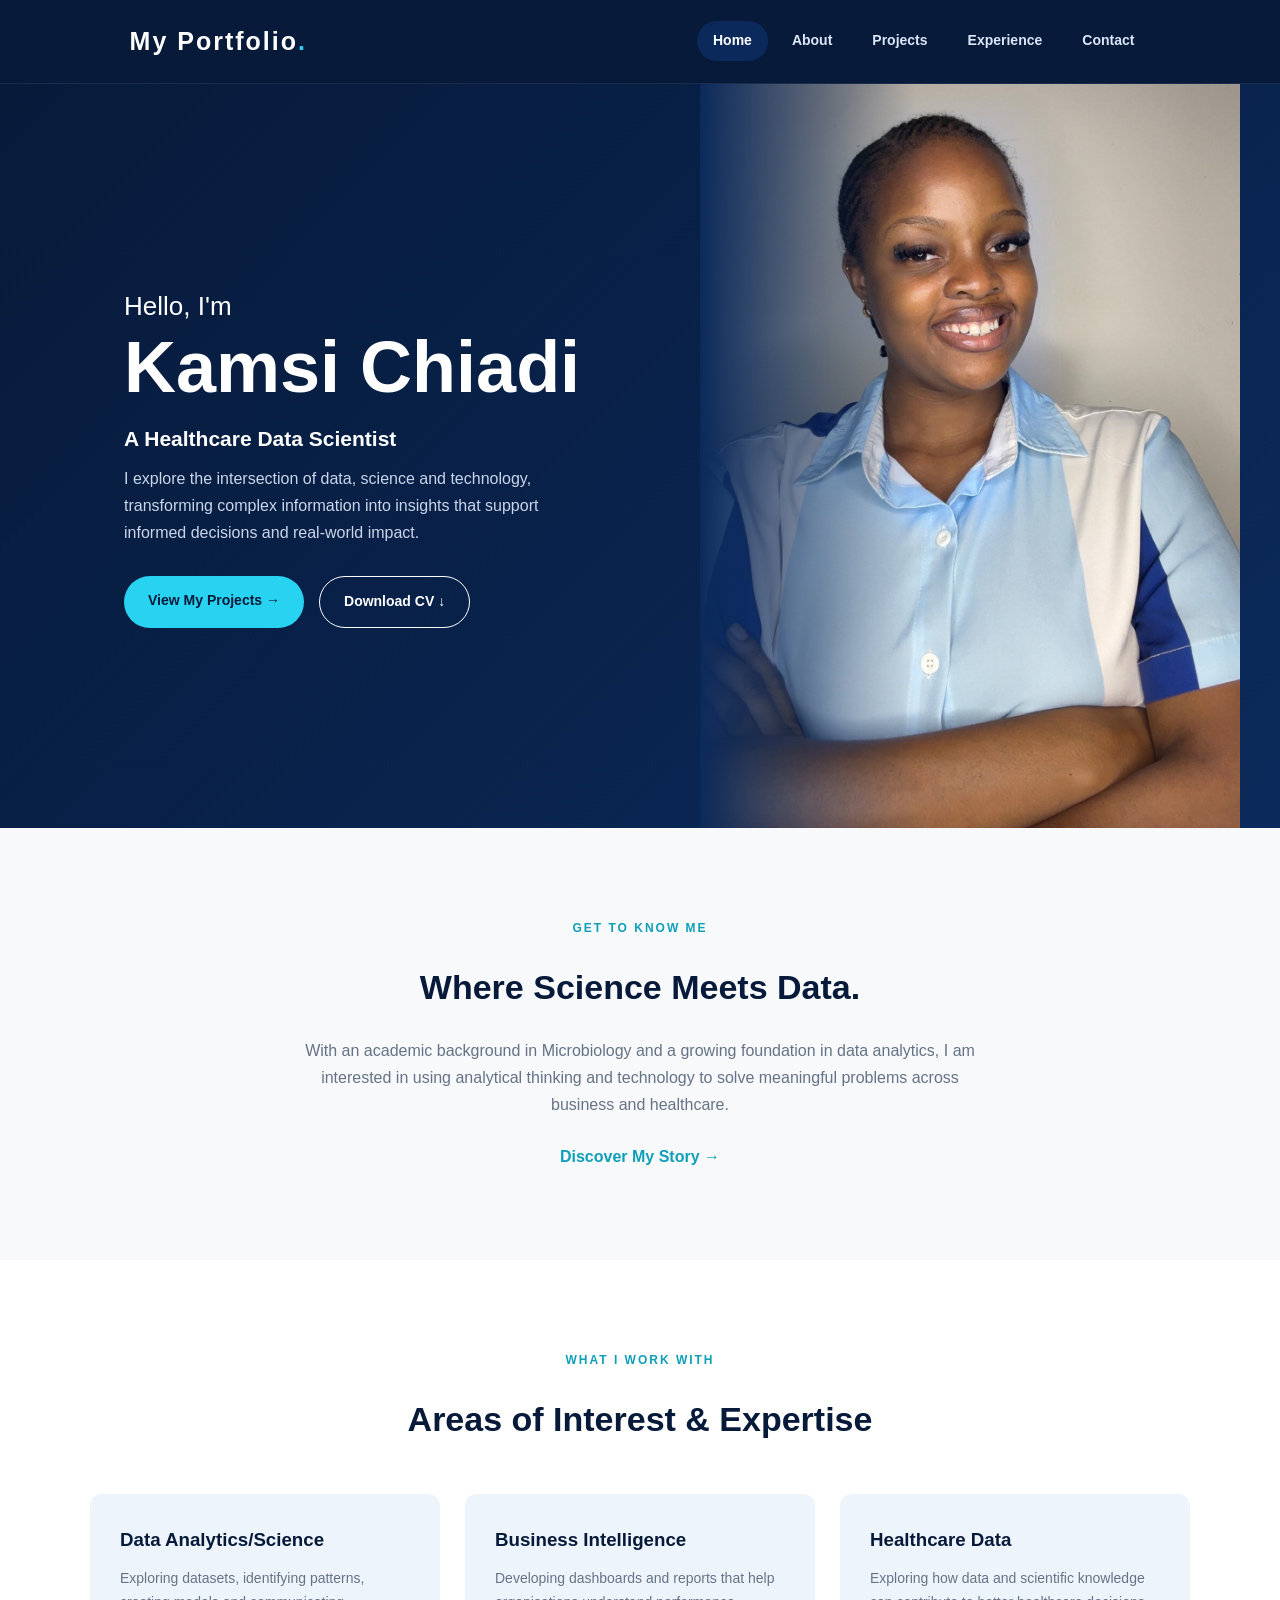
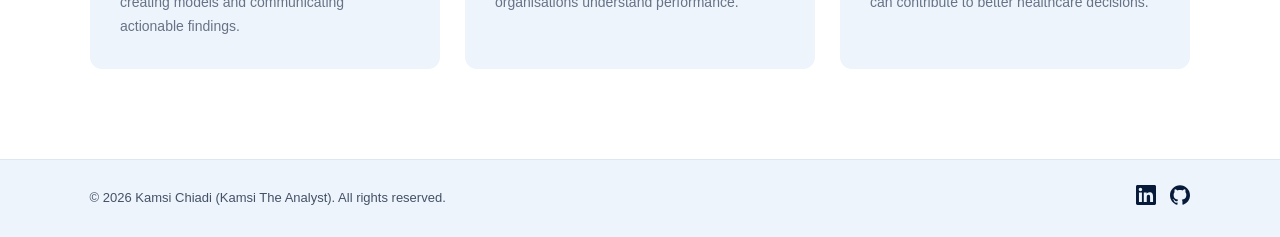
<file: index.html>
<!DOCTYPE html>
<html lang="en">
<head>
    <meta charset="UTF-8">
    <meta name="viewport" content="width=device-width, initial-scale=1.0">

    <title>Kamsi The Analyst | Healthcare Data Scientist</title>

    <meta name="description" content="Kamsi Chiadi (Kamsi The Analyst) is a Healthcare Data Scientist building data-driven insights across analytics, business intelligence and healthcare.">

    <link rel="stylesheet" href="style/style.css">
</head>

<body>

    <!-- NAVIGATION -->
    <header>
        <nav class="navbar">
            <a href="index.html" class="logo">My Portfolio<span>.</span></a>

            <ul class="nav-links">
                <li><a href="index.html" class="active">Home</a></li>
                <li><a href="about.html">About</a></li>
                <li><a href="projects.html">Projects</a></li>
                <li><a href="experience.html">Experience</a></li>
                <li><a href="contact.html">Contact</a></li>
            </ul>
        </nav>
    </header>

    <main>

        <!-- HERO SECTION -->
        <section class="hero">
            <div class="hero-inner">

                <div class="hero-content">

                    <p class="eyebrow">Hello, I'm</p>

                    <h1>Kamsi Chiadi</h1>

                    <h2>A Healthcare Data Scientist</h2>

                    <p class="hero-description">
                        I explore the intersection of data, science and technology,
                        transforming complex information into insights that support
                        informed decisions and real-world impact.
                    </p>

                    <div class="hero-buttons">
                        <a href="projects.html" class="btn primary-btn">View My Projects &rarr;</a>
                        <a href="Kamsi-Chiadi-CV.pdf" class="btn secondary-btn" download>Download CV &darr;</a>
                    </div>

                </div>

                <div class="hero-visual">
                    <img src="images/kamsi.jpg" alt="Kamsi Chiadi, Healthcare Data Scientist" class="hero-photo">
                </div>

            </div>
        </section>

        <!-- ABOUT PREVIEW -->
        <section class="about-preview" id="about">

            <p class="section-label">GET TO KNOW ME</p>

            <h2>Where Science Meets Data.</h2>

            <p>
                With an academic background in Microbiology and a growing
                foundation in data analytics, I am interested in using
                analytical thinking and technology to solve meaningful
                problems across business and healthcare.
            </p>

            <a href="about.html" class="text-link">Discover My Story &rarr;</a>

        </section>

        <!-- EXPERTISE -->
        <section class="expertise">

            <p class="section-label">WHAT I WORK WITH</p>

            <h2>Areas of Interest &amp; Expertise</h2>

            <div class="expertise-grid">

                <div class="expertise-card">
                    <h3>Data Analytics/Science</h3>
                    <p>Exploring datasets, identifying patterns, creating models and communicating actionable findings.</p>
                </div>

                <div class="expertise-card">
                    <h3>Business Intelligence</h3>
                    <p>Developing dashboards and reports that help organisations understand performance.</p>
                </div>

                <div class="expertise-card">
                    <h3>Healthcare Data</h3>
                    <p>Exploring how data and scientific knowledge can contribute to better healthcare decisions.</p>
                </div>

            </div>

        </section>

    </main>

    <!-- FOOTER -->
    <footer>
        <div class="footer-inner">
            <p>&copy; 2026 Kamsi Chiadi (Kamsi The Analyst). All rights reserved.</p>

            <div class="social-links">
                <a href="#" aria-label="LinkedIn">
                    <svg viewBox="0 0 24 24" width="20" height="20" fill="currentColor"><path d="M20.447 20.452h-3.554v-5.569c0-1.328-.027-3.037-1.852-3.037-1.853 0-2.136 1.445-2.136 2.939v5.667H9.351V9h3.414v1.561h.046c.477-.9 1.637-1.85 3.37-1.85 3.601 0 4.267 2.37 4.267 5.455v6.286zM5.337 7.433c-1.144 0-2.063-.926-2.063-2.065 0-1.138.92-2.063 2.063-2.063 1.14 0 2.064.925 2.064 2.063 0 1.139-.925 2.065-2.064 2.065zm1.782 13.019H3.555V9h3.564v11.452zM22.225 0H1.771C.792 0 0 .774 0 1.729v20.542C0 23.227.792 24 1.771 24h20.451C23.2 24 24 23.227 24 22.271V1.729C24 .774 23.2 0 22.222 0h.003z"/></svg>
                </a>
                <a href="https://github.com/Kamsitheanalyst" aria-label="GitHub">
                    <svg viewBox="0 0 24 24" width="20" height="20" fill="currentColor"><path d="M12 .297c-6.63 0-12 5.373-12 12 0 5.303 3.438 9.8 8.205 11.385.6.113.82-.258.82-.577 0-.285-.01-1.04-.015-2.04-3.338.724-4.042-1.61-4.042-1.61C4.422 18.07 3.633 17.7 3.633 17.7c-1.087-.744.084-.729.084-.729 1.205.084 1.838 1.236 1.838 1.236 1.07 1.835 2.809 1.305 3.495.998.108-.776.417-1.305.76-1.605-2.665-.3-5.466-1.332-5.466-5.93 0-1.31.465-2.38 1.235-3.22-.135-.303-.54-1.523.105-3.176 0 0 1.005-.322 3.3 1.23.96-.267 1.98-.399 3-.405 1.02.006 2.04.138 3 .405 2.28-1.552 3.285-1.23 3.285-1.23.645 1.653.24 2.873.12 3.176.765.84 1.23 1.91 1.23 3.22 0 4.61-2.805 5.625-5.475 5.92.42.36.81 1.096.81 2.22 0 1.606-.015 2.896-.015 3.286 0 .315.21.69.825.57C20.565 22.092 24 17.592 24 12.297c0-6.627-5.373-12-12-12"/></svg>
                </a>
            </div>
        </div>
    </footer>

</body>
</html>
</file>
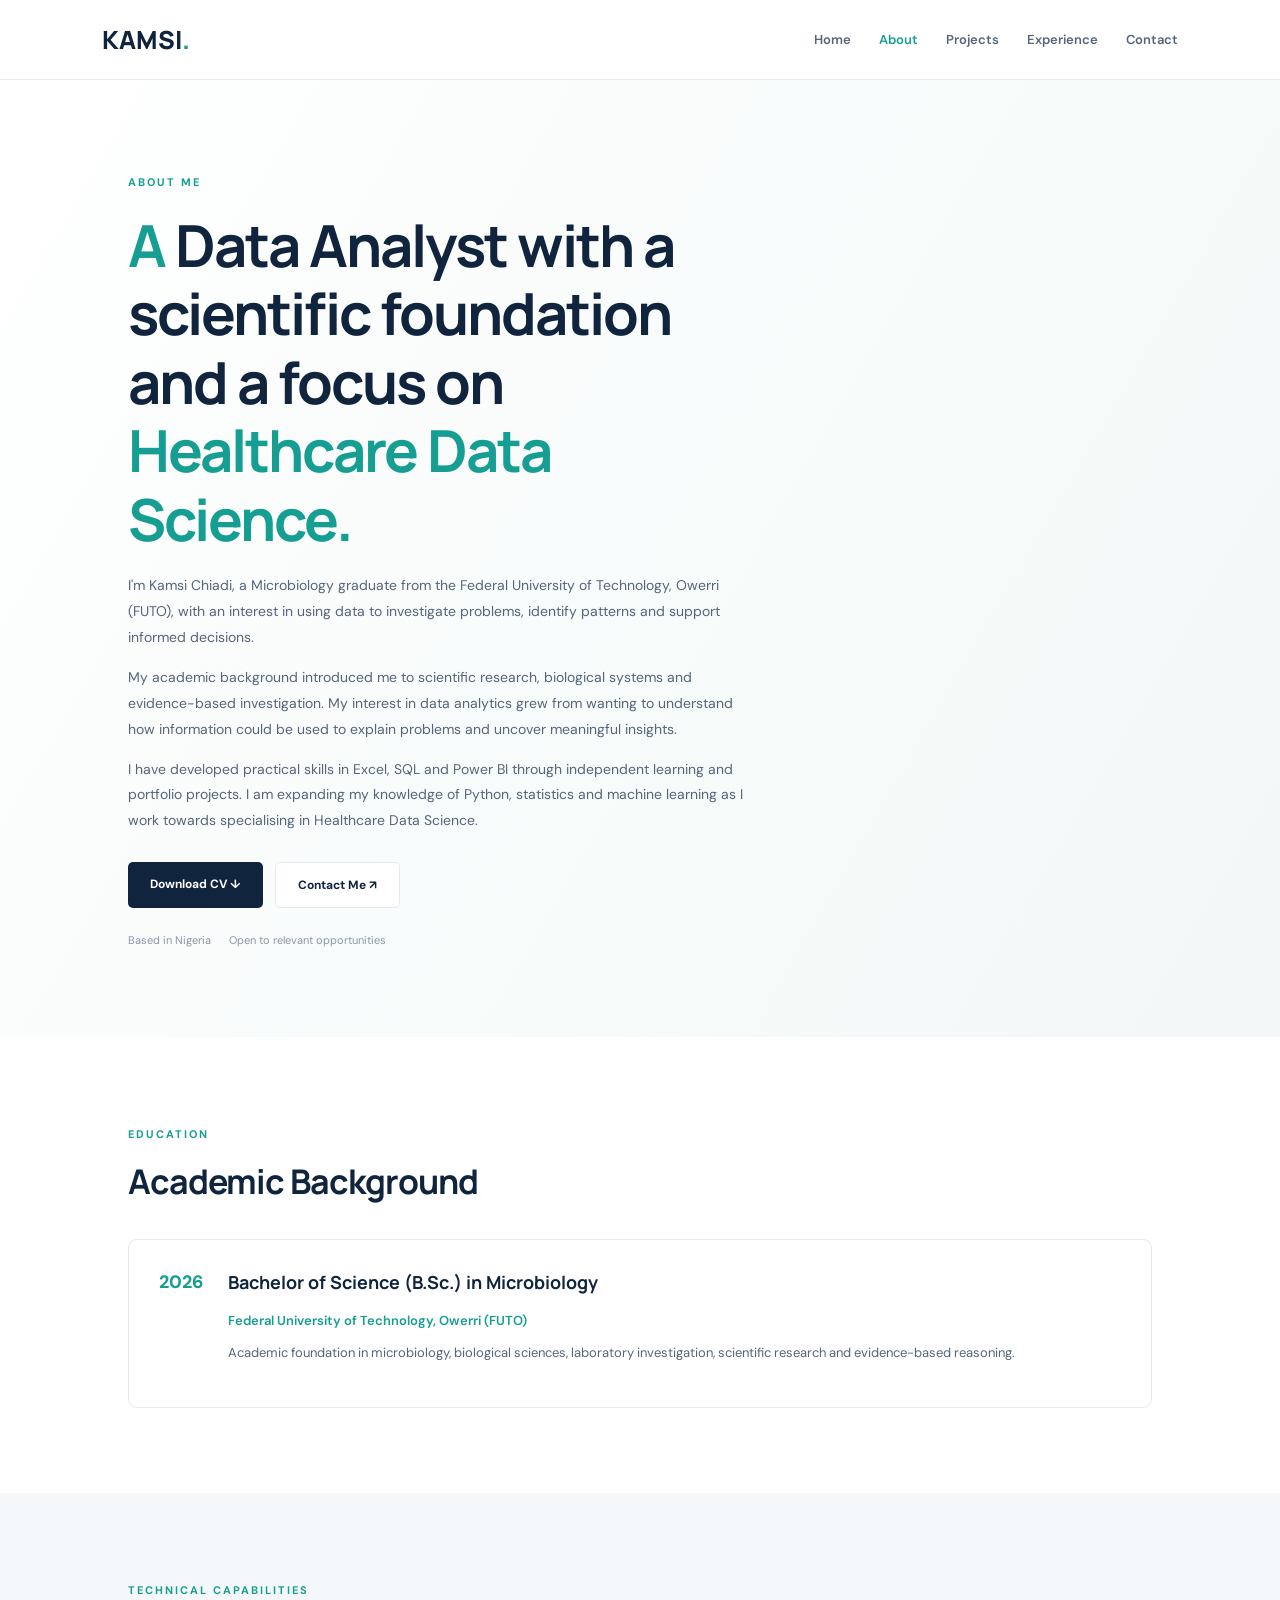
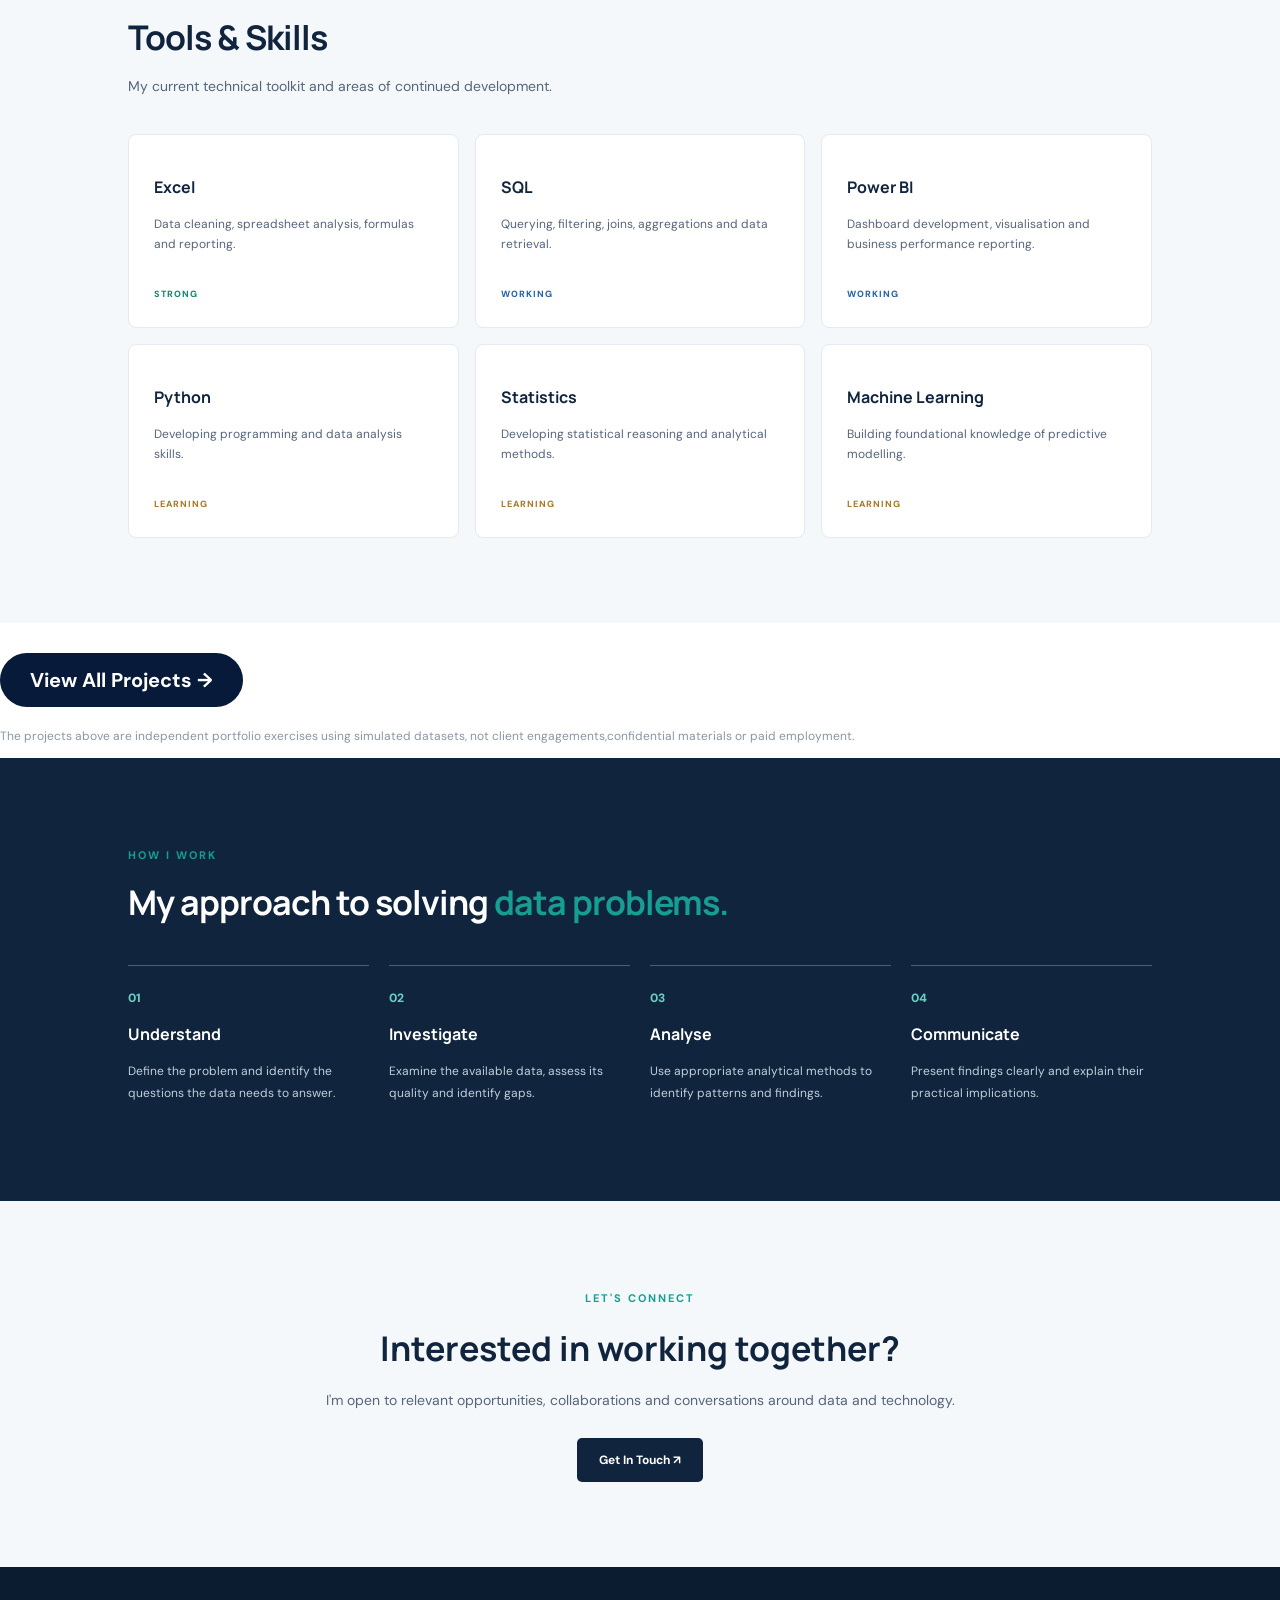
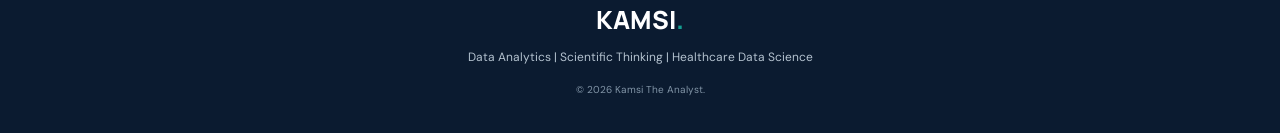
<file: about.html>
<!DOCTYPE html>
<html lang="en">

<head>
    <meta charset="UTF-8">
    <meta name="viewport" content="width=device-width, initial-scale=1.0">

    <title>About | Kamsi Chiadi</title>

    <meta name="description"
    content="Kamsi Chiadi is a Microbiology graduate and Data Analyst developing expertise in Healthcare Data Science.">

    <link rel="preconnect" href="https://fonts.googleapis.com">
    <link rel="preconnect" href="https://fonts.gstatic.com" crossorigin>

    <link href="https://fonts.googleapis.com/css2?family=DM+Sans:wght@400;500;600;700&family=Manrope:wght@400;500;600;700;800&display=swap"
    rel="stylesheet">

    <link rel="stylesheet" href="style/about.css">

</head>


<body>

<!-- NAVIGATION -->

<header class="navbar">

    <a href="index.html" class="logo">
        KAMSI<span>.</span>
    </a>

    <nav>
        <a href="index.html">Home</a>
        <a href="about.html" class="active">About</a>
        <a href="projects.html">Projects</a>
        <a href="experience.html">Experience</a>
        <a href="contact.html">Contact</a>
    </nav>

</header>


<main>

<!-- INTRODUCTION -->

<section class="intro">

    <div class="intro-content">

        <span class="eyebrow">ABOUT ME</span>

        <h1>
            <span>A</span>
            Data Analyst with a scientific
            foundation and a focus on
            <span>Healthcare Data Science.</span>
        </h1>

        <p class="intro-text">

            I'm Kamsi Chiadi, a Microbiology graduate
            from the Federal University of Technology,
            Owerri (FUTO), with an interest in using
            data to investigate problems, identify
            patterns and support informed decisions.

        </p>

        <p class="intro-text">

            My academic background introduced me to
            scientific research, biological systems
            and evidence-based investigation. My
            interest in data analytics grew from
            wanting to understand how information
            could be used to explain problems and
            uncover meaningful insights.

        </p>

        <p class="intro-text">

            I have developed practical skills in
            Excel, SQL and Power BI through independent
            learning and portfolio projects. I am
            expanding my knowledge of Python,
            statistics and machine learning as I
            work towards specialising in Healthcare
            Data Science.

        </p>


        <div class="intro-actions">

            <a href="files/Kamsi_Chiadi_CV.pdf"
               class="button primary"
               download>

                Download CV ↓

            </a>

            <a href="contact.html"
               class="button secondary">

                Contact Me ↗

            </a>

        </div>


        <div class="availability">

            <span>Based in Nigeria</span>
            <span>Open to relevant opportunities</span>

        </div>

    </div>


</section>



<!-- EDUCATION -->

<section class="education section">

    <div class="section-heading">

        <span class="eyebrow">EDUCATION</span>

        <h2>Academic Background</h2>

    </div>


    <div class="education-card">

        <div class="education-year">
            2026
        </div>

        <div>

            <h3>
                Bachelor of Science (B.Sc.) in Microbiology
            </h3>

            <p class="institution">
                Federal University of Technology, Owerri (FUTO)
            </p>

            <p class="education-description">

                Academic foundation in microbiology,
                biological sciences, laboratory investigation,
                scientific research and evidence-based reasoning.

            </p>

        </div>

    </div>

</section>



<!-- TECHNICAL SKILLS -->

<section class="skills section">

    <div class="section-heading">

        <span class="eyebrow">TECHNICAL CAPABILITIES</span>

        <h2>Tools & Skills</h2>

        <p>
            My current technical toolkit and areas
            of continued development.
        </p>

    </div>


    <div class="skills-grid">


        <div class="skill-card">

            <h3>Excel</h3>

            <p>
                Data cleaning, spreadsheet analysis,
                formulas and reporting.
            </p>

            <span class="skill-level strong">
                STRONG
            </span>

        </div>


        <div class="skill-card">

            <h3>SQL</h3>

            <p>
                Querying, filtering, joins,
                aggregations and data retrieval.
            </p>

            <span class="skill-level working">
                WORKING
            </span>

        </div>


        <div class="skill-card">

            <h3>Power BI</h3>

            <p>
                Dashboard development, visualisation
                and business performance reporting.
            </p>

            <span class="skill-level working">
                WORKING
            </span>

        </div>


        <div class="skill-card">

            <h3>Python</h3>

            <p>
                Developing programming and
                data analysis skills.
            </p>

            <span class="skill-level learning">
                LEARNING
            </span>

        </div>


        <div class="skill-card">

            <h3>Statistics</h3>

            <p>
                Developing statistical reasoning
                and analytical methods.
            </p>

            <span class="skill-level learning">
                LEARNING
            </span>

        </div>


        <div class="skill-card">

            <h3>Machine Learning</h3>

            <p>
                Building foundational knowledge
                of predictive modelling.
            </p>

            <span class="skill-level learning">
                LEARNING
            </span>

        </div>


    </div>

</section>



<!-- SELECTED PROJECTS -->


    <a href="projects.html" class="all-projects">
        View All Projects →
    </a>

    <p class="project-disclaimer">
        The projects above are independent portfolio
        exercises using simulated datasets, not
        client engagements,confidential materials
                or paid employment.
    </p>

</section>



<!-- PROFESSIONAL APPROACH -->

<section class="approach section">

    <span class="eyebrow">HOW I WORK</span>

    <h2>
        My approach to solving
        <span>data problems.</span>
    </h2>


    <div class="approach-grid">

        <div>
            <span>01</span>
            <h3>Understand</h3>
            <p>
                Define the problem and identify
                the questions the data needs to answer.
            </p>
        </div>


        <div>
            <span>02</span>
            <h3>Investigate</h3>
            <p>
                Examine the available data,
                assess its quality and identify gaps.
            </p>
        </div>


        <div>
            <span>03</span>
            <h3>Analyse</h3>
            <p>
                Use appropriate analytical methods
                to identify patterns and findings.
            </p>
        </div>


        <div>
            <span>04</span>
            <h3>Communicate</h3>
            <p>
                Present findings clearly and
                explain their practical implications.
            </p>
        </div>

    </div>

</section>



<!-- CONTACT -->

<section class="closing">

    <span class="eyebrow">LET'S CONNECT</span>

    <h2>
        Interested in working together?
    </h2>

    <p>
        I'm open to relevant opportunities,
        collaborations and conversations
        around data and technology.
    </p>

    <a href="contact.html" class="button primary">
        Get In Touch ↗
    </a>

</section>


</main>



<footer>

    <a href="index.html" class="logo">
        KAMSI<span>.</span>
    </a>

    <p>
        Data Analytics | Scientific Thinking |
        Healthcare Data Science
    </p>

    <small>
        © 2026 Kamsi The Analyst.
    </small>

</footer>


</body>
</html>
</file>
<file: style/style.css>
/* GENERAL STYLING */

* {
    margin: 0;
    padding: 0;
    box-sizing: border-box;
}

html {
    scroll-behavior: smooth;
}

body {
    font-family: Arial, sans-serif;
    background: #ffffff;
    color: #172536;
    line-height: 1.7;
}

:root {
    --navy: #071a3a;
    --navy-light: #0b2a5b;
    --cyan: #27d3f0;
    --soft: #eef4fc;
    --text-muted: #667386;
}

/* NAVIGATION */

header {
    background: var(--navy);
    border-bottom: 1px solid rgba(255, 255, 255, 0.08);
}

.navbar {
    max-width: 1200px;
    margin: auto;
    padding: 20px 7%;
    display: flex;
    justify-content: space-between;
    align-items: center;
}

.logo {
    font-size: 25px;
    font-weight: 800;
    color: #ffffff;
    text-decoration: none;
    letter-spacing: 2px;
}

.logo span {
    color: var(--cyan);
}

.nav-links {
    display: flex;
    gap: 8px;
    list-style: none;
}

.nav-links a {
    display: block;
    padding: 8px 16px;
    border-radius: 999px;
    text-decoration: none;
    color: #dbe6f7;
    font-size: 14px;
    font-weight: 600;
}

.nav-links a:hover {
    color: var(--cyan);
}

.nav-links a.active {
    background: var(--navy-light);
    color: #ffffff;
}

/* HERO SECTION */

.hero {
    background: linear-gradient(135deg, var(--navy) 0%, var(--navy-light) 100%);
    color: #ffffff;
    overflow: hidden;
}

.hero-inner {
    max-width: 1200px;
    margin: auto;
    display: flex;
    align-items: stretch;
    min-height: 540px;
}

.hero-content {
    flex: 1;
    padding: 80px 0 80px 7%;
    display: flex;
    flex-direction: column;
    justify-content: center;
}

.eyebrow {
    font-size: 26px;
    font-weight: 400;
    margin-bottom: 0;
}

.hero h1 {
    font-size: clamp(44px, 6vw, 72px);
    line-height: 1.1;
    margin-bottom: 14px;
    color: #ffffff;
}

.hero h2 {
    font-size: 21px;
    font-weight: 700;
    color: #ffffff;
    margin-bottom: 8px;
}

.tagline {
    color: var(--cyan);
    font-weight: bold;
    font-size: 17px;
    margin-bottom: 14px;
}

.hero-description {
    color: #c9d6ea;
    max-width: 480px;
    margin-bottom: 30px;
}

/* BUTTONS */

.hero-buttons {
    display: flex;
    flex-wrap: wrap;
    gap: 15px;
}

.btn {
    padding: 13px 24px;
    border-radius: 999px;
    text-decoration: none;
    font-size: 14px;
    font-weight: bold;
}

.primary-btn {
    background: var(--cyan);
    color: var(--navy);
}

.primary-btn:hover {
    background: #ffffff;
}

.secondary-btn {
    border: 1px solid #ffffff;
    color: #ffffff;
}

.secondary-btn:hover {
    background: #ffffff;
    color: var(--navy);
}

/* HERO PHOTO */

.hero-visual {
    flex: 0 0 45%;
    position: relative;
}

.hero-photo {
    width: 100%;
    height: 100%;
    object-fit: cover;
    object-position: center top;
    display: block;
}

/* fades the photo into the navy background on the left edge */
.hero-visual::before {
    content: "";
    position: absolute;
    inset: 0;
    background: linear-gradient(to right, var(--navy-light) 0%, rgba(11, 42, 91, 0) 40%);
}

/* ABOUT SECTION */

.about-preview {
    padding: 90px 7%;
    background: #f7f9fb;
    text-align: center;
}

.about-preview h2,
.expertise h2 {
    font-size: 34px;
    color: var(--navy);
    margin-bottom: 20px;
}

.section-label {
    color: #0f9fb8;
    font-size: 12px;
    font-weight: bold;
    letter-spacing: 2px;
    margin-bottom: 20px;
}

.about-preview > p:not(.section-label) {
    max-width: 700px;
    margin: 0 auto 25px;
    color: var(--text-muted);
}

.text-link {
    color: #0f9fb8;
    text-decoration: none;
    font-weight: bold;
}

/* EXPERTISE SECTION */

.expertise {
    padding: 90px 7%;
    text-align: center;
}

.expertise-grid {
    max-width: 1100px;
    margin: 45px auto 0;
    display: grid;
    grid-template-columns: repeat(3, 1fr);
    gap: 25px;
}

.expertise-card {
    padding: 30px;
    text-align: left;
    background: var(--soft);
    border-radius: 12px;
}

.expertise-card h3 {
    color: var(--navy);
    margin-bottom: 12px;
}

.expertise-card p {
    color: var(--text-muted);
    font-size: 14px;
}

/* FOOTER */

footer {
    background: var(--soft);
    border-top: 1px solid #dbe6f7;
    padding: 25px 7%;
}

.footer-inner {
    max-width: 1200px;
    margin: auto;
    display: flex;
    justify-content: space-between;
    align-items: center;
    gap: 15px;
    font-size: 13px;
    color: #435166;
}

.social-links {
    display: flex;
    gap: 14px;
}

.social-links a {
    color: var(--navy);
}

.social-links a:hover {
    color: #0f9fb8;
}

/* MOBILE RESPONSIVENESS */

@media (max-width: 768px) {

    .navbar {
        flex-direction: column;
        gap: 12px;
    }

    .nav-links {
        flex-wrap: wrap;
        justify-content: center;
        gap: 4px;
    }

    .nav-links a {
        padding: 7px 12px;
    }

    /* photo on top, text below */
    .hero-inner {
        flex-direction: column-reverse;
        min-height: 0;
    }

    .hero-visual {
        flex: none;
        height: 360px;
    }

    .hero-visual::before {
        background: linear-gradient(to bottom, rgba(11, 42, 91, 0) 55%, var(--navy-light) 100%);
    }

    .hero-content {
        padding: 10px 7% 60px;
        text-align: center;
        align-items: center;
    }

    .hero-buttons {
        justify-content: center;
    }

    .expertise-grid {
        grid-template-columns: 1fr;
    }

    .footer-inner {
        flex-direction: column;
        text-align: center;
    }

}
</file>
<file: style/about.css>
:root {
    --navy: #10243e;
    --teal: #159e91;
    --text: #566579;
    --muted: #8a96a5;
    --light: #f5f8fa;
    --border: #e4eaf0;
    --white: #ffffff;
}

* {
    box-sizing: border-box;
}

html {
    scroll-behavior: smooth;
}

body {
    margin: 0;
    font-family: 'DM Sans', sans-serif;
    color: var(--navy);
}

h1, h2, h3 {
    font-family: 'Manrope', sans-serif;
}

.navbar {
    padding: 22px 8%;
    display: flex;
    justify-content: space-between;
    align-items: center;
    border-bottom: 1px solid var(--border);
}

.logo {
    font-family: 'Manrope', sans-serif;
    font-size: 25px;
    font-weight: 800;
    text-decoration: none;
    color: var(--navy);
}

.logo span {
    color: var(--teal);
}

.navbar nav {
    display: flex;
    gap: 28px;
    flex-wrap: wrap;
}

.navbar nav a {
    text-decoration: none;
    color: var(--text);
    font-size: 13px;
    font-weight: 600;
}

.navbar nav a:hover,
.navbar nav a.active {
    color: var(--teal);
}

.intro {
    padding: 90px 10%;
    display: grid;
    grid-template-columns: 1.3fr .7fr;
    gap: 75px;
    align-items: center;
    background: linear-gradient(120deg, #fff, #f1f8f7);
}

.eyebrow {
    font-size: 11px;
    color: var(--teal);
    letter-spacing: 2px;
    font-weight: 700;
}

.intro h1 {
    font-size: clamp(38px, 5vw, 58px);
    line-height: 1.18;
    letter-spacing: -2px;
    margin: 20px 0;
}

.intro h1 span,
.approach h2 span {
    color: var(--teal);
}

.intro-text {
    color: var(--text);
    line-height: 1.85;
    font-size: 14px;
    max-width: 690px;
}

.intro-actions {
    display: flex;
    flex-wrap: wrap;
    gap: 12px;
    margin-top: 28px;
}

.button {
    display: inline-block;
    padding: 14px 22px;
    text-decoration: none;
    border-radius: 5px;
    font-size: 12px;
    font-weight: 700;
    transition: .3s;
}

.primary {
    background: var(--navy);
    color: white;
}

.primary:hover {
    background: var(--teal);
    transform: translateY(-2px);
}

.secondary {
    border: 1px solid var(--border);
    color: var(--navy);
    background: white;
}

.secondary:hover {
    border-color: var(--teal);
    color: var(--teal);
}

.availability {
    display: flex;
    gap: 18px;
    flex-wrap: wrap;
    margin-top: 25px;
    color: var(--muted);
    font-size: 11px;
}

.profile-image {
    width: 100%;
    max-width: 340px;
    height: 430px;
    justify-self: end;
    border-radius: 14px;
    overflow: hidden;
    background: #e6f1ef;
    box-shadow: 0 20px 50px rgba(16,36,62,.12);
}

.profile-image img {
    width: 100%;
    height: 100%;
    object-fit: cover;
    object-position: center top;
}

.section {
    padding: 85px 10%;
}

.section-heading {
    margin-bottom: 35px;
}

.section-heading h2,
.approach h2 {
    font-size: 34px;
    letter-spacing: -1px;
    margin: 15px 0;
}

.section-heading p {
    color: var(--text);
    line-height: 1.7;
    font-size: 14px;
}

.education {
    background: white;
}

.education-card {
    display: flex;
    gap: 25px;
    padding: 30px;
    border: 1px solid var(--border);
    border-radius: 9px;
}

.education-year {
    color: var(--teal);
    font-weight: 800;
    font-size: 18px;
}

.education-card h3 {
    margin-top: 0;
    font-size: 18px;
}

.institution {
    color: var(--teal);
    font-size: 13px;
    font-weight: 600;
}

.education-description {
    color: var(--text);
    line-height: 1.7;
    font-size: 13px;
}

.skills {
    background: var(--light);
}

.skills-grid {
    display: grid;
    grid-template-columns: repeat(3, 1fr);
    gap: 16px;
}

.skill-card {
    background: white;
    padding: 25px;
    border: 1px solid var(--border);
    border-radius: 8px;
    transition: .3s;
}

.skill-card:hover,
.project-card:hover {
    transform: translateY(-4px);
    border-color: var(--teal);
    box-shadow: 0 12px 30px rgba(16,36,62,.06);
}

.skill-card h3 {
    font-size: 16px;
}

.skill-card p {
    color: var(--text);
    font-size: 12px;
    line-height: 1.7;
    min-height: 55px;
}

.skill-level {
    font-size: 9px;
    font-weight: 800;
    letter-spacing: 1px;
}

.strong {
    color: #16866f;
}

.working {
    color: #2563a6;
}

.learning {
    color: #a87928;
}


.all-projects {
    display: inline-block;
    margin-top: 30px;
    color: #ffffff;
    font-weight: 700;
    font-size: 20px;
    padding: 14px 30px;
    background: #071a3a;
    border-radius: 999px;
    text-decoration: none;
}

.all-projects:hover {
    background: #27d3f0;
    color: #071a3a;
}
    
.project-disclaimer {
    font-size: 12px;
    color: var(--muted);
    margin-top: 20px;
    line-height: 1.6;
}

.approach {
    background: var(--navy);
    color: white;
}

.approach h2 {
    margin-bottom: 40px;
}

.approach-grid {
    display: grid;
    grid-template-columns: repeat(4, 1fr);
    gap: 20px;
}

.approach-grid div {
    border-top: 1px solid #496078;
    padding-top: 20px;
}

.approach-grid span {
    color: #69d1c2;
    font-size: 12px;
    font-weight: 800;
}

.approach-grid h3 {
    font-size: 16px;
}

.approach-grid p {
    color: #c1cfda;
    font-size: 12px;
    line-height: 1.8;
}

.closing {
    padding: 85px 10%;
    text-align: center;
    background: var(--light);
}

.closing h2 {
    font-size: 34px;
    margin: 18px 0;
}

.closing p {
    color: var(--text);
    font-size: 14px;
    line-height: 1.7;
    margin-bottom: 25px;
}

footer {
    padding: 35px 10%;
    text-align: center;
    background: #0b1b30;
    color: white;
}

footer .logo {
    color: white;
}

footer p {
    color: #b4c2cf;
    font-size: 12px;
}

footer small {
    color: #8295a7;
    font-size: 10px;
}

@media(max-width: 900px) {

    .intro {
        grid-template-columns: 1fr;
    }

    .profile-image {
        justify-self: start;
        max-width: 300px;
    }

    .skills-grid,
    .project-grid {
        grid-template-columns: repeat(2, 1fr);
    }

    .approach-grid {
        grid-template-columns: repeat(2, 1fr);
    }

}

@media(max-width: 600px) {

    .navbar {
        flex-direction: column;
        gap: 20px;
    }

    .navbar nav {
        justify-content: center;
        gap: 14px;
    }

    .navbar nav a {
        font-size: 11px;
    }

    .intro {
        padding: 60px 7%;
    }

    .intro h1 {
        font-size: 38px;
    }

    .section {
        padding: 65px 7%;
    }

    .skills-grid,
    .project-grid,
    .approach-grid {
        grid-template-columns: 1fr;
    }

    .education-card {
        flex-direction: column;
        gap: 10px;
    }

    .profile-image {
        height: 370px;
    }

}.about-closing {
        padding: 80px 7%;
    }

}
</file>
